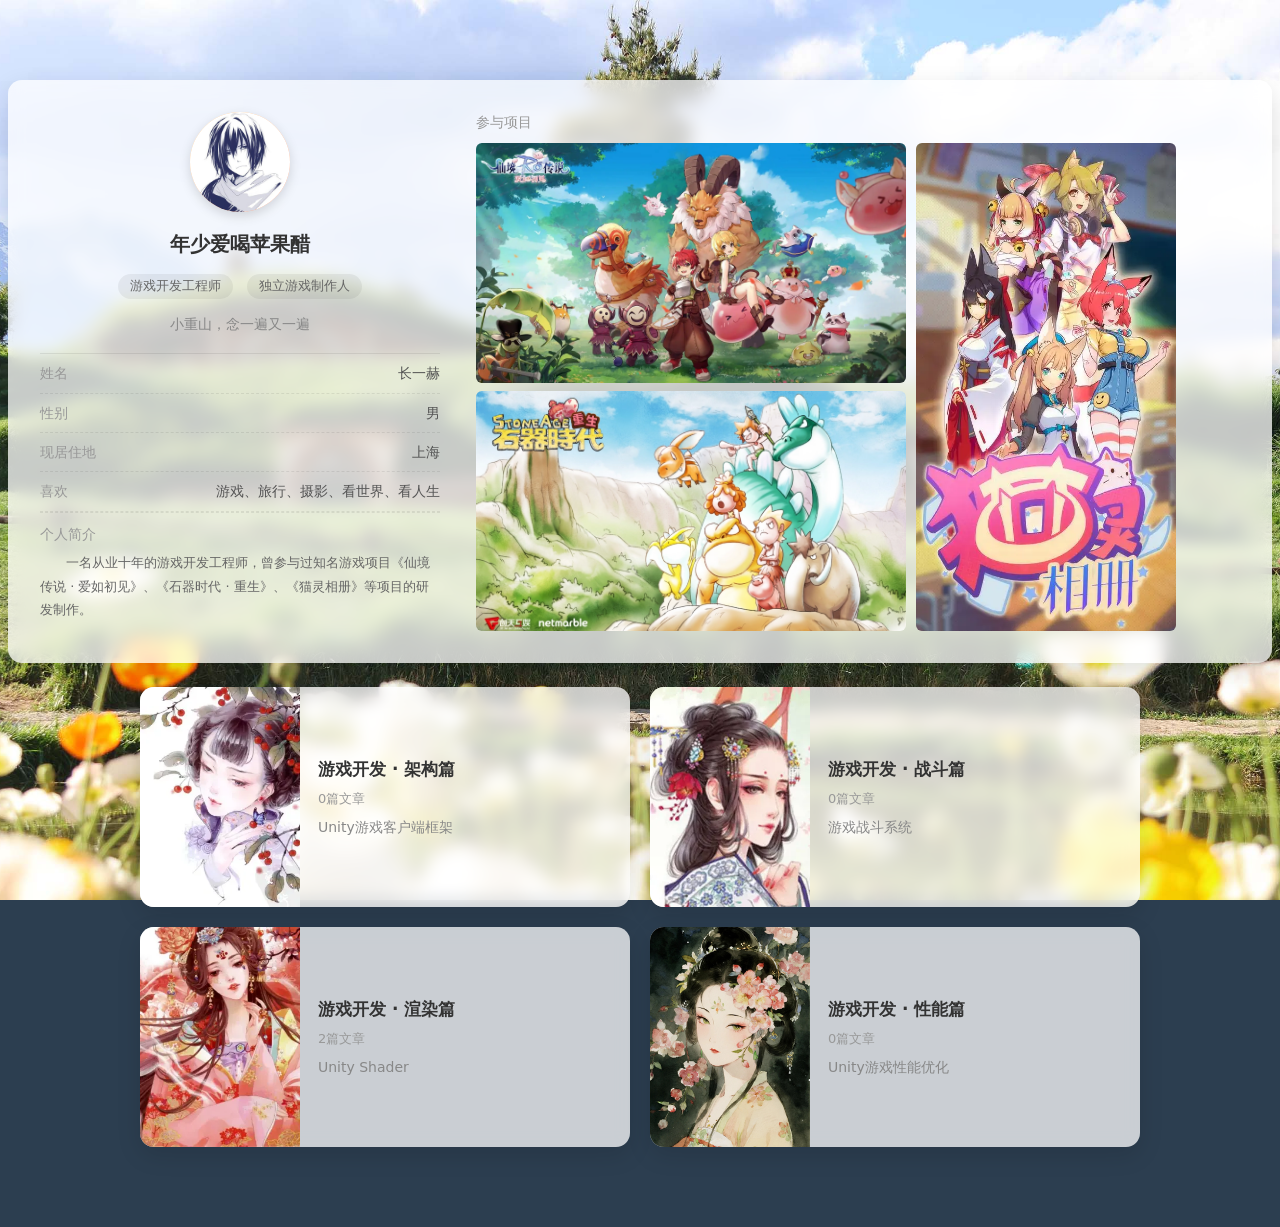
<file: index.html>
<!DOCTYPE html>
<html lang="zh-CN">
<head>
    <meta charset="UTF-8">
    <meta name="viewport" content="width=device-width, initial-scale=1.0">
    <title>我的个人主页</title>
    <link rel="stylesheet" href="css/style.css">
</head>
<body>
    <!-- ========== 你的内容写在这里 ========== -->

    <!-- 主布局：左侧个人介绍 + 中间 items -->
    <div class="layout">

        <!-- 顶部：个人介绍（横向大栏） -->
        <div class="profile card">
            <div class="profile-left">
                <div class="profile-avatar"><img src="images/head_icon.jpg" alt="头像"></div>
                <h2 class="profile-name">年少爱喝苹果醋</h2>
                <div class="profile-tags">
                    <span>游戏开发工程师</span>
                    <span>独立游戏制作人</span>
                </div>
                <p class="profile-motto">小重山，念一遍又一遍</p>
                <ul class="profile-info">
                    <li><span>姓名</span><em>长一赫</em></li>
                    <li><span>性别</span><em>男</em></li>
                    <li><span>现居住地</span><em>上海</em></li>
                    <li><span>喜欢</span><em>游戏、旅行、摄影、看世界、看人生</em></li>
                </ul>
                <div class="profile-intro">
                    <span class="profile-intro-title">个人简介</span>
                    <p class="profile-intro-text">一名从业十年的游戏开发工程师，曾参与过知名游戏项目《仙境传说 · 爱如初见》、《石器时代 · 重生》、《猫灵相册》等项目的研发制作。</p>
                </div>
            </div>
            <div class="profile-projects">
                <span class="profile-project-title">参与项目</span>
                <div class="profile-projects-body">
                    <div class="profile-projects-list">
                        <img src="images/bg/game_ro.png" alt="仙境传说">
                        <img src="images/bg/game_sa.png" alt="石器时代">
                    </div>
                    <img class="project-neko" src="images/bg/game_neko.png" alt="猫灵相册">
                </div>
            </div>
        </div>

        <!-- 中间：items -->
        <main class="items">
            <a class="item card item-link" href="article.html?category=game_framework" data-category="game_framework">
                <div class="item-cover"><img src="images/card_1.png" alt=""></div>
                <div class="item-body">
                    <h3>游戏开发 · 架构篇</h3>
                    <span class="item-count">0篇文章</span>
                    <p>Unity游戏客户端框架</p>
                </div>
            </a>
            <a class="item card item-link" href="article.html?category=game_battle" data-category="game_battle">
                <div class="item-cover"><img src="images/card_2.png" alt=""></div>
                <div class="item-body">
                    <h3>游戏开发 · 战斗篇</h3>
                    <span class="item-count">0篇文章</span>
                    <p>游戏战斗系统</p>
                </div>
            </a>
            <a class="item card item-link" href="article.html?category=game_rendering" data-category="game_rendering">
                <div class="item-cover"><img src="images/card_3.png" alt=""></div>
                <div class="item-body">
                    <h3>游戏开发 · 渲染篇</h3>
                    <span class="item-count">1篇文章</span>
                    <p>Unity Shader</p>
                </div>
            </a>
            <a class="item card item-link" href="article.html?category=game_performance" data-category="game_performance">
                <div class="item-cover"><img src="images/card_4.png" alt=""></div>
                <div class="item-body">
                    <h3>游戏开发 · 性能篇</h3>
                    <span class="item-count">0篇文章</span>
                    <p>Unity游戏性能优化</p>
                </div>
            </a>
        </main>

    </div>

    <script src="js/articles.js"></script>
    <script>
        // 根据文集清单动态更新卡片篇数 + 空文集点击提示
        document.addEventListener('DOMContentLoaded', () => {
            document.querySelectorAll('.item-link').forEach(card => {
                const cat = ARTICLES.find(c => c.id === card.dataset.category);
                const span = card.querySelector('.item-count');
                if (cat && span) span.textContent = cat.files.length + '篇文章';
                // 没有文章的分类：点击不跳转，弹提示
                if (cat && cat.files.length === 0) {
                    card.addEventListener('click', e => {
                        e.preventDefault();
                        showToast('当前文集暂无文章~');
                    });
                }
            });
        });

        // 轻提示
        function showToast(msg) {
            let t = document.querySelector('.toast');
            if (!t) {
                t = document.createElement('div');
                t.className = 'toast';      // 关键：要用类名 .toast 才会套上样式
                document.body.appendChild(t);
            }
            t.textContent = msg;
            t.classList.add('show');
            clearTimeout(t._timer);
            t._timer = setTimeout(() => t.classList.remove('show'), 2000);
        }
    </script>
</body>
</html>
</file>
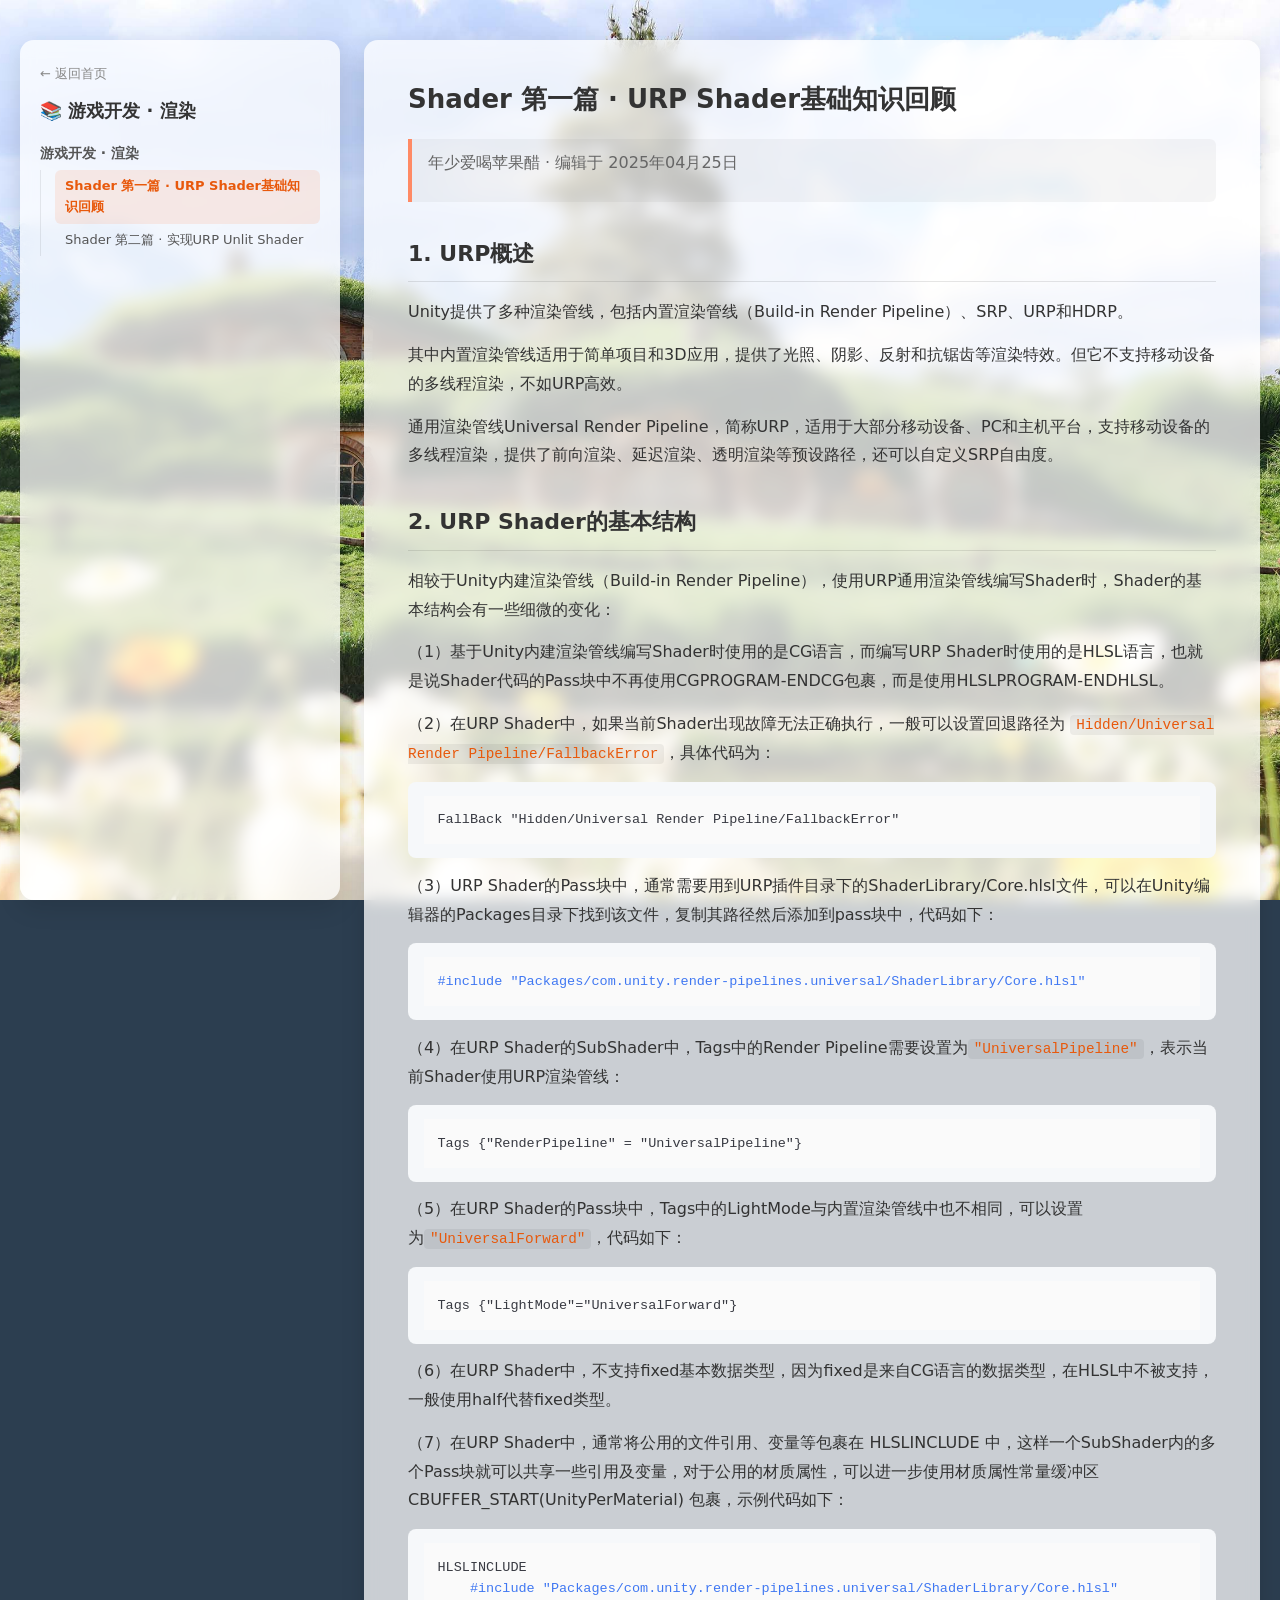
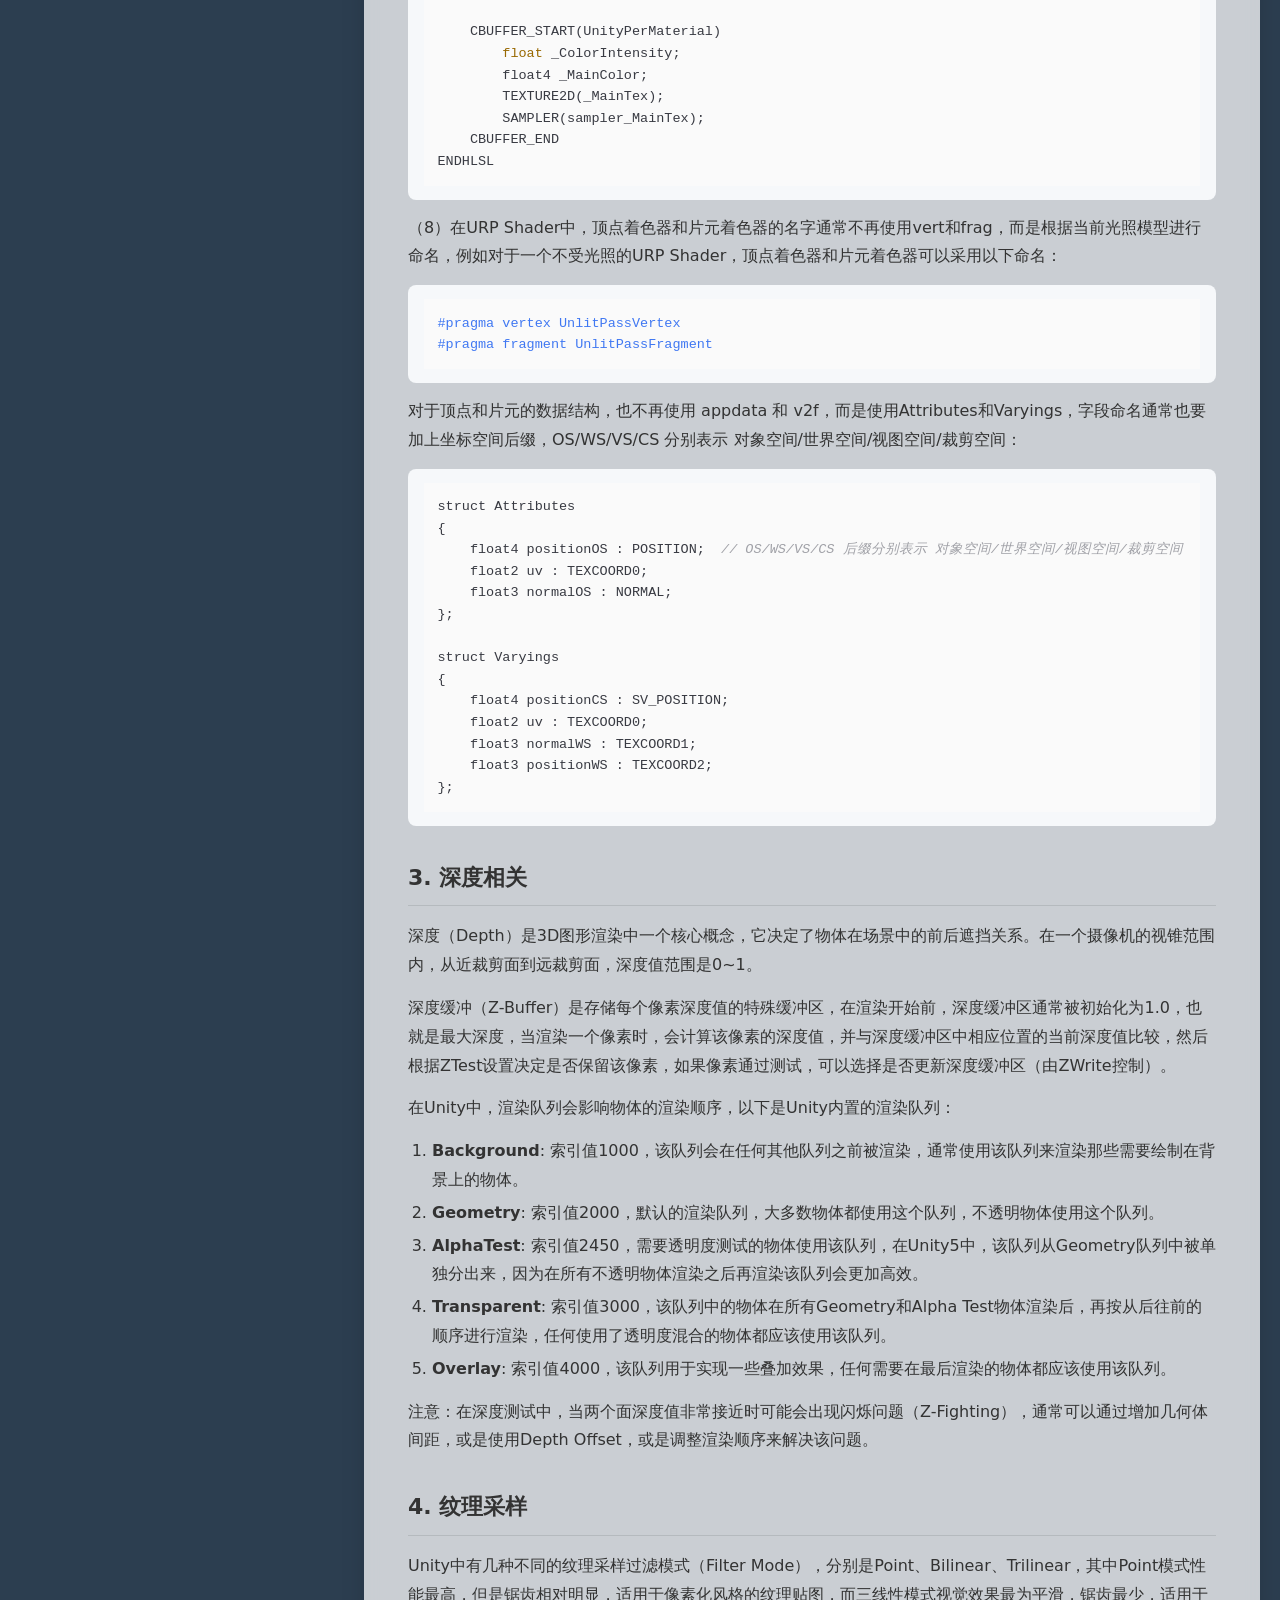
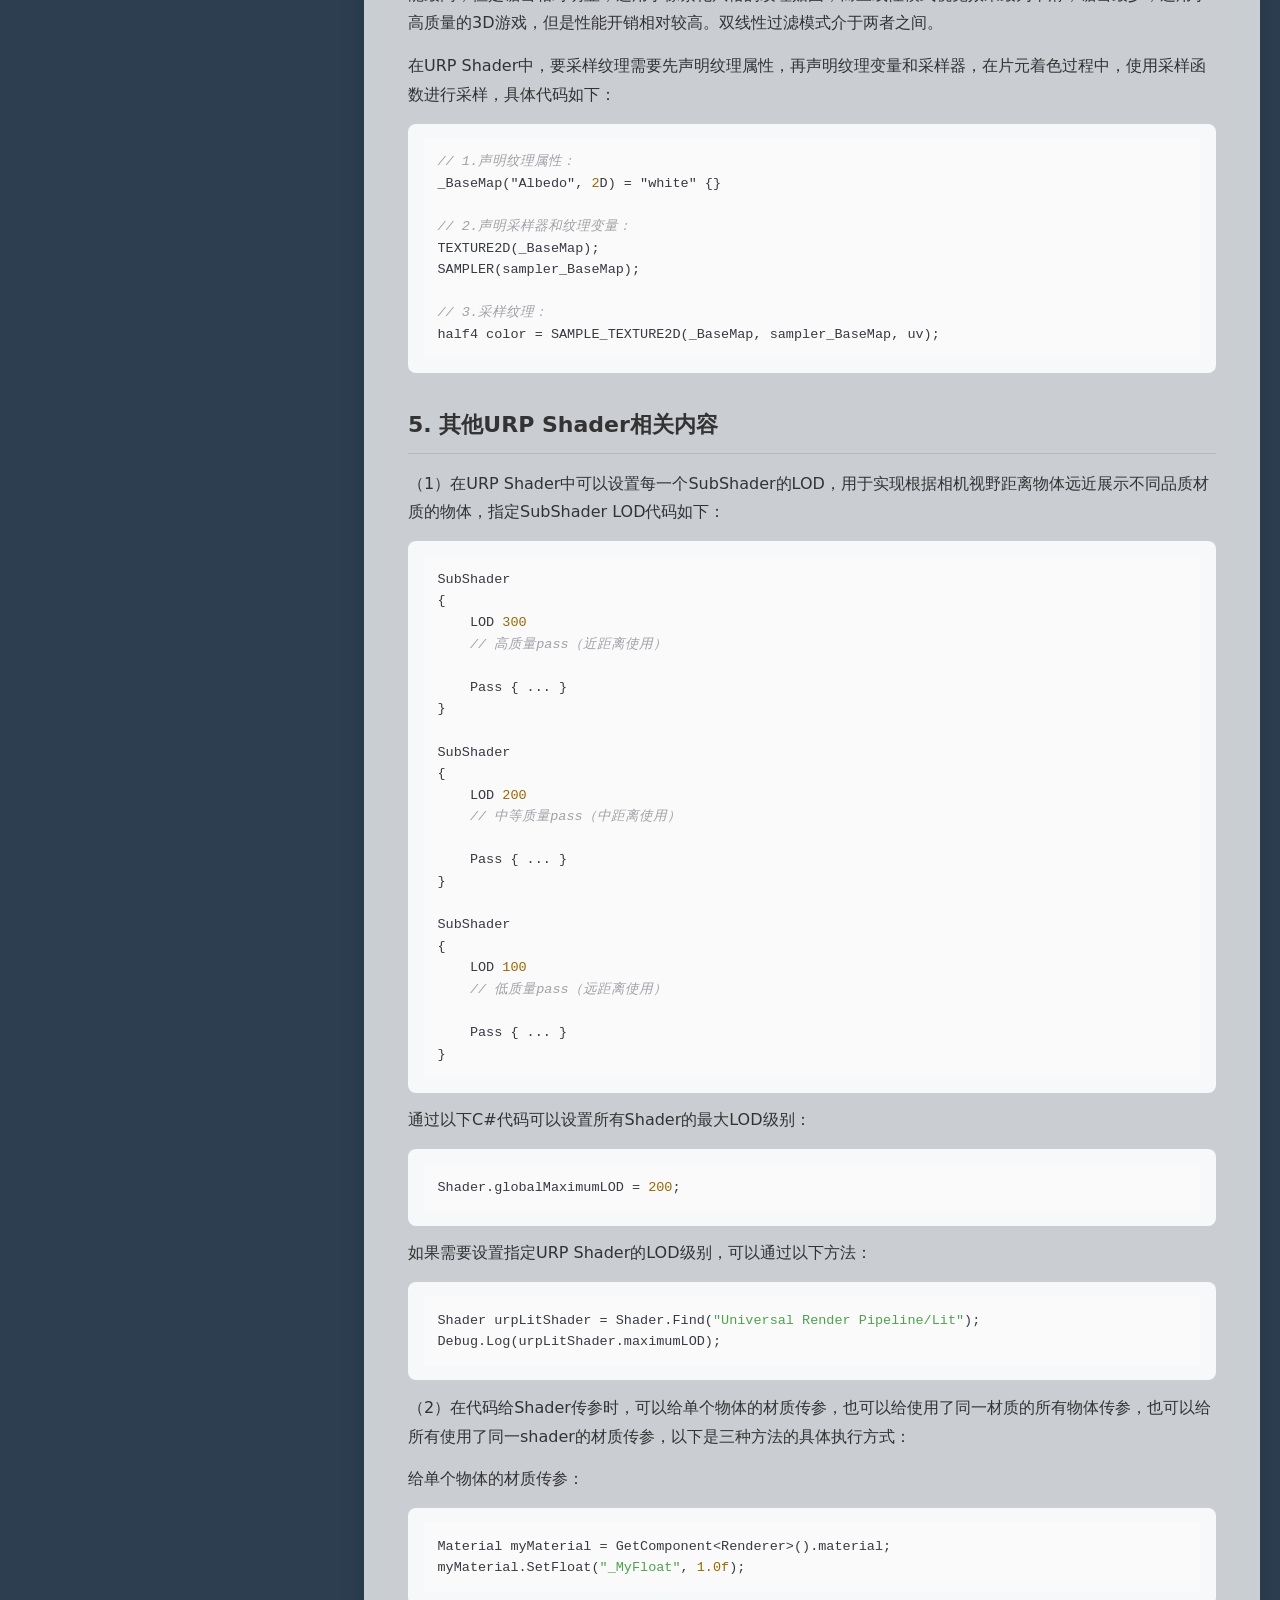
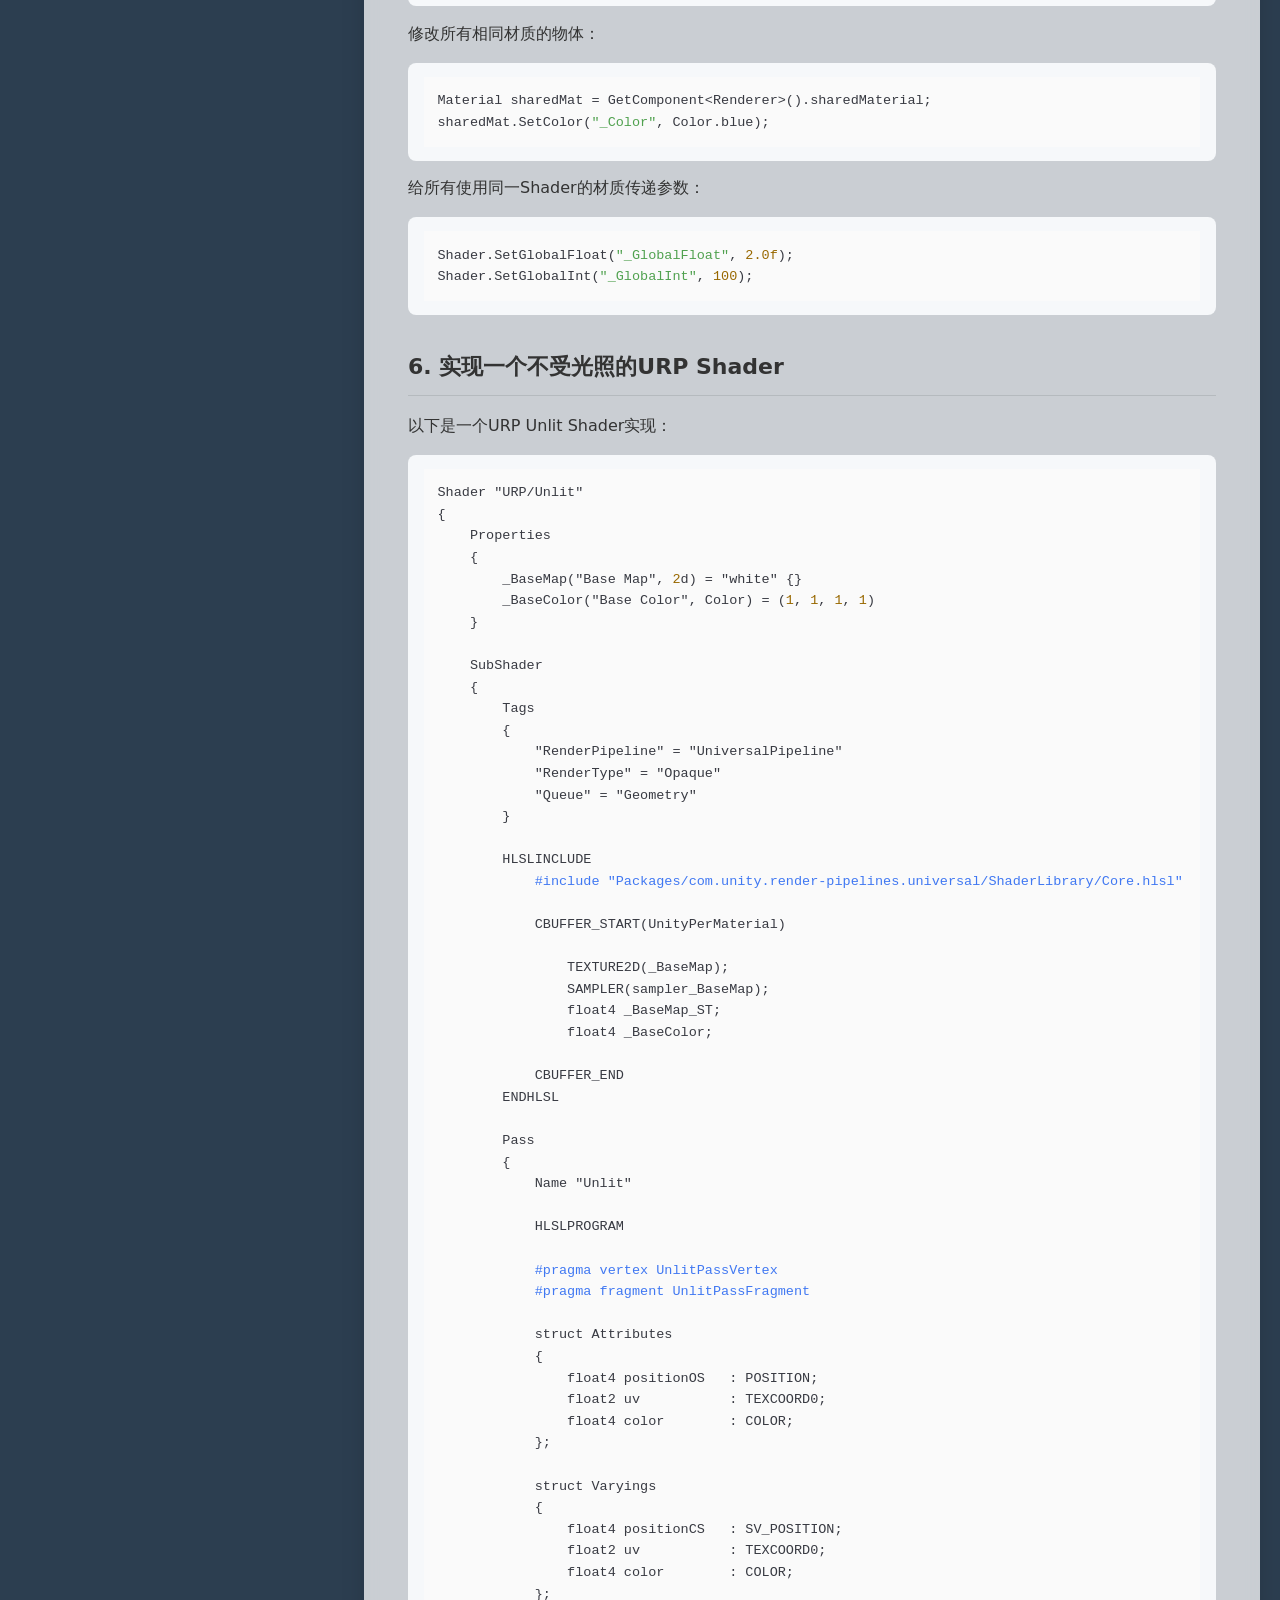
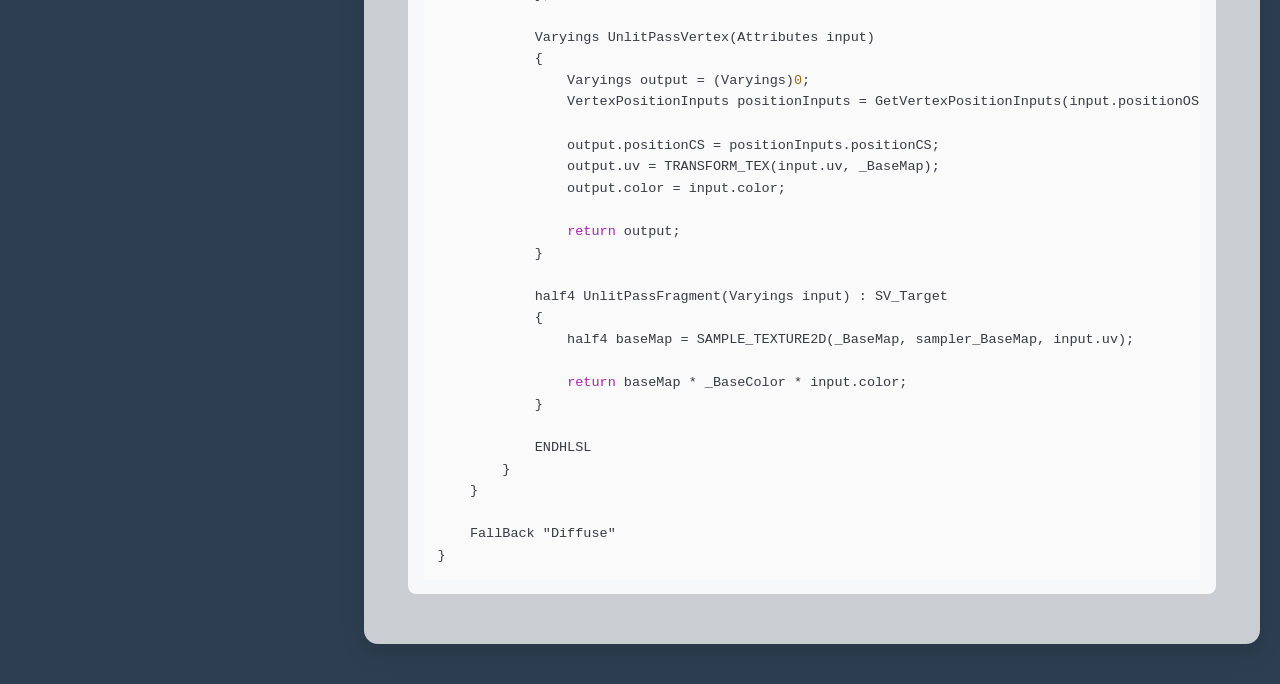
<file: article.html>
<!DOCTYPE html>
<html lang="zh-CN">
<head>
    <meta charset="UTF-8">
    <meta name="viewport" content="width=device-width, initial-scale=1.0">
    <title>文集 · 年少爱喝苹果醋</title>
    <link rel="stylesheet" href="css/style.css">
    <link rel="stylesheet" href="css/highlight.css">
    <link rel="stylesheet" href="css/article.css">
</head>
<body>
    <div class="article-layout">
        <aside class="article-tree card">
            <a class="back-home" href="index.html">← 返回首页</a>
            <h1 class="tree-title" id="tree-title">📚 文集</h1>
            <nav id="tree"></nav>
        </aside>
        <main id="content" class="article-content card"></main>
    </div>

    <script src="js/marked.min.js"></script>
    <script src="js/highlight.min.js"></script>
    <script src="js/glsl.min.js"></script>
    <script src="js/articles.js"></script>
    <script src="js/article.js"></script>
</body>
</html>
</file>
<file: css/style.css>
/* ========== 你的样式写在这里 ========== */

/* 卡片通用样式：半透明白 + 圆角 + 阴影 */
.card {
    background: rgba(255, 255, 255, 0.75);
    border-radius: 14px;
    box-shadow: 0 8px 24px rgba(0, 0, 0, 0.12);
    backdrop-filter: blur(8px);
}

/* 主布局：上下结构，整体居中 */
.layout {
    display: flex;
    flex-direction: column;       /* 上下排 */
    align-items: center;
    gap: 24px;
    min-height: 100vh;
    padding: 80px 40px;
    box-sizing: border-box;
}

/* ===== 个人介绍：横向大栏 ===== */
.profile {
    width: 100%;
    max-width: 1250px;
    display: flex;                /* 左信息 + 右项目图 */
    align-items: flex-start;      /* 贴顶 */
    gap: 36px;
    padding: 32px;
    text-align: left;
}
.profile-left {
    flex: 1;
    min-width: 0;
    max-width: 400px;             /* 左窄 */
    text-align: center;           /* 头像昵称居中，列表/简介自行左对齐 */
}
.profile-avatar {
    width: 100px;
    height: 100px;
    margin: 0 auto 16px;
    border-radius: 50%;
    background: linear-gradient(135deg, #ffd28a, #ff8a65);
    color: #fff;
    font-size: 42px;
    font-weight: 600;
    display: flex;
    align-items: center;
    justify-content: center;
    box-shadow: 0 4px 12px rgba(0, 0, 0, 0.15);
    overflow: hidden;                 /* 裁成圆形 */
}
.profile-avatar img {
    width: 100%;
    height: 100%;
    object-fit: cover;               /* 头像铺满圆形不变形 */
    display: block;
}
.profile-name {
    margin: 0 0 12px;
    font-size: 20px;
}
.profile-tags span {
    display: inline-block;
    margin: 0 4px 14px;
    padding: 2px 12px;
    background: rgba(0, 0, 0, 0.06);
    border-radius: 999px;
    font-size: 13px;
    color: #666;
}
.profile-motto {
    margin: 0 0 18px;
    font-size: 14px;
    color: #888;
}
.profile-info {
    list-style: none;
    margin: 0;
    padding: 0;
    text-align: left;
    border-top: 1px solid rgba(0, 0, 0, 0.08);
}
.profile-info li {
    display: flex;
    justify-content: space-between;
    padding: 8px 0;
    font-size: 14px;
    border-bottom: 1px dashed rgba(0, 0, 0, 0.08);
}
.profile-info li span { color: #999; }
.profile-info li em { color: #555; font-style: normal; }
.profile-intro {
    margin: 0;                                    /* 紧贴上方，不留空行 */
    padding-top: 10px;
    border-top: 1px dashed rgba(0, 0, 0, 0.08);   /* 与上方分隔 */
    text-align: left;
}
.profile-intro-title {
    display: block;
    margin-bottom: 6px;
    font-size: 14px;
    color: #999;              /* 与「喜欢」等标签同色 */
}
.profile-intro-text {
    margin: 0;
    font-size: 13px;
    line-height: 1.8;
    color: #666;
    text-indent: 2em;          /* 首行缩进两个空格 */
}

/* 参与项目图库：在介绍栏右侧，标题独占一行，图片在下 */
.profile-projects {
    display: flex;
    flex-direction: column;    /* 标题一行，图在下面 */
    gap: 10px;
    width: 700px;                 /* 加宽，让 240 高的图完整放下 */
    flex-shrink: 0;
}
.profile-projects-body {
    display: flex;             /* 图片区：ro/sa 一列 + neko 最右 */
    gap: 10px;
}
.profile-project-title {
    flex-shrink: 0;
    font-size: 14px;
    line-height: 1.5;
    color: #999;               /* 与「个人简介」等小标题同色 */
}
.profile-projects-list {
    flex: 1;
    min-width: 0;
    display: flex;
    flex-direction: column;    /* 竖着排列 */
    gap: 8px;
}
.profile-projects-list img {
    width: 100%;
    height: 240px;             /* 高度微调 */
    object-fit: cover;
    border-radius: 6px;
    display: block;
}
.project-neko {                /* 猫灵相册：单独放最右边 */
    width: 260px;
    flex-shrink: 0;
    height: auto;
    border-radius: 6px;
    display: block;
}

/* ===== 中间：items ===== */
.items {
    width: 100%;
    max-width: 1000px;
    display: grid;
    grid-template-columns: repeat(2, 1fr);
    gap: 20px;
}
.item {
    display: flex;            /* 图在左，字在右 */
    overflow: hidden;
}
.item-link,
.item-link h3,
.item-link .item-count,
.item-link p {
    text-decoration: none;    /* 整卡可点击链接，去掉所有下划线 */
}
.item-link {
    color: inherit;
    transition: transform .2s, box-shadow .2s;
}
.item-link:hover {
    transform: translateY(-3px);
    box-shadow: 0 12px 28px rgba(0, 0, 0, 0.18);
}

/* 轻提示 */
.toast {
    position: fixed;
    top: 50%;
    left: 50%;
    transform: translate(-50%, -50%) scale(0.9);
    background: rgba(0, 0, 0, 0.75);
    color: #fff;
    padding: 12px 28px;
    border-radius: 8px;
    font-size: 14px;
    opacity: 0;
    pointer-events: none;
    transition: opacity .25s, transform .25s;
    z-index: 100;
}
.toast.show {
    opacity: 1;
    transform: translate(-50%, -50%) scale(1);
}
.item-cover {
    width: 160px;             /* 左侧图片宽度 */
    flex-shrink: 0;
    overflow: hidden;
}
.item-cover img {
    width: 100%;
    height: auto;            /* 按图片原始比例，卡片高度随图走 */
    display: block;
}
.item-body {
    flex: 1;
    padding: 16px 18px;
    display: flex;
    flex-direction: column;
    justify-content: center;  /* 文字相对图片垂直居中 */
}
.item-body h3 {
    margin: 0 0 6px;
    font-size: 17px;
}
.item-count {
    display: block;
    margin-bottom: 6px;
    font-size: 13px;
    color: #999;               /* 标题下方的小字 */
}
.item-body p {
    margin: 0;
    font-size: 14px;
    color: #888;
}

body {
    font-family: system-ui, -apple-system, "Segoe UI", Arial, sans-serif;
    margin: 0;
    line-height: 1.6;
    color: #333;

    /* 背景图：把图片放到 images/bg/ 目录，命名为 background.jpg；
       url() 是相对本 css 文件的路径，所以是 ../images/bg/ */
    min-height: 100vh;
    background-color: #2c3e50;              /* 图片未加载时的兜底色 */
    background-image: url('../images/bg/background.jpg');
    background-size: cover;                  /* 铺满全屏 */
    background-position: center;             /* 居中 */
    background-repeat: no-repeat;
    background-attachment: fixed;            /* 滚动时背景固定 */
}
</file>
<file: css/highlight.css>
pre code.hljs{display:block;overflow-x:auto;padding:1em}code.hljs{padding:3px 5px}.hljs{color:#383a42;background:#fafafa}.hljs-comment,.hljs-quote{color:#a0a1a7;font-style:italic}.hljs-doctag,.hljs-formula,.hljs-keyword{color:#a626a4}.hljs-deletion,.hljs-name,.hljs-section,.hljs-selector-tag,.hljs-subst{color:#e45649}.hljs-literal{color:#0184bb}.hljs-addition,.hljs-attribute,.hljs-meta .hljs-string,.hljs-regexp,.hljs-string{color:#50a14f}.hljs-attr,.hljs-number,.hljs-selector-attr,.hljs-selector-class,.hljs-selector-pseudo,.hljs-template-variable,.hljs-type,.hljs-variable{color:#986801}.hljs-bullet,.hljs-link,.hljs-meta,.hljs-selector-id,.hljs-symbol,.hljs-title{color:#4078f2}.hljs-built_in,.hljs-class .hljs-title,.hljs-title.class_{color:#c18401}.hljs-emphasis{font-style:italic}.hljs-strong{font-weight:700}.hljs-link{text-decoration:underline}
</file>
<file: css/article.css>
/* ===== 文集子页面：左目录树 + 右文章内容 ===== */

.article-layout {
    display: flex;
    gap: 24px;
    max-width: 1400px;
    margin: 0 auto;
    padding: 40px 20px;
    min-height: 100vh;
    box-sizing: border-box;
}

/* 左侧目录树 */
.article-tree {
    width: 280px;
    flex-shrink: 0;
    padding: 20px;
    position: sticky;
    top: 40px;
    max-height: calc(100vh - 80px);
    overflow-y: auto;
}
.back-home {
    display: inline-block;
    margin-bottom: 12px;
    font-size: 13px;
    color: #888;
    text-decoration: none;
}
.back-home:hover {
    color: #e8590c;
}
.tree-title {
    margin: 0 0 16px;
    font-size: 18px;
}
.tree-root {
    list-style: none;
    margin: 0;
    padding: 0;
}
.tree-cat {
    margin-bottom: 14px;
}
.tree-cat-name {
    display: block;
    font-weight: 600;
    color: #555;
    font-size: 14px;
    margin-bottom: 6px;
}
.tree-files {
    list-style: none;
    margin: 0;
    padding-left: 14px;
    border-left: 1px solid rgba(0, 0, 0, 0.08);
}
.tree-file a {
    display: block;
    padding: 6px 10px;
    font-size: 13px;
    color: #555;
    text-decoration: none;
    border-radius: 6px;
}
.tree-file a:hover {
    background: rgba(0, 0, 0, 0.05);
}
.tree-file a.active {
    background: rgba(255, 140, 90, 0.15);
    color: #e8590c;
    font-weight: 600;
}
.tree-empty {
    font-size: 12px;
    color: #aaa;
    padding: 4px 10px;
}

/* 右侧文章内容 */
.article-content {
    flex: 1;
    min-width: 0;
    padding: 36px 44px;
    line-height: 1.8;
    color: #333;
    overflow-wrap: break-word;
}
.article-content h1 {
    font-size: 26px;
    margin: 0 0 16px;
}
.article-content h2 {
    font-size: 22px;
    border-bottom: 1px solid rgba(0, 0, 0, 0.1);
    padding-bottom: 8px;
    margin: 32px 0 16px;
}
.article-content h3 {
    font-size: 18px;
    margin: 24px 0 12px;
}
.article-content p {
    margin: 0 0 14px;
}
.article-content blockquote {
    margin: 0 0 14px;
    padding: 10px 16px;
    background: rgba(0, 0, 0, 0.04);
    border-left: 4px solid #ff8a65;
    border-radius: 0 6px 6px 0;
    color: #666;
}
.article-content pre {
    background: #f6f8fa;
    border-radius: 8px;
    padding: 14px 16px;
    overflow-x: auto;
    font-size: 13.5px;
    line-height: 1.6;
}
.article-content code {
    font-family: Consolas, "Courier New", monospace;
}
.article-content :not(pre) > code {
    background: rgba(0, 0, 0, 0.06);
    padding: 2px 6px;
    border-radius: 4px;
    font-size: 0.9em;
    color: #e8590c;
}
.article-content ul,
.article-content ol {
    padding-left: 24px;
    margin: 0 0 14px;
}
.article-content li {
    margin: 4px 0;
}
.article-content table {
    border-collapse: collapse;
    margin: 0 0 14px;
}
.article-content th,
.article-content td {
    border: 1px solid rgba(0, 0, 0, 0.12);
    padding: 6px 12px;
}
.article-empty,
.article-error {
    color: #999;
    text-align: center;
    padding: 80px 0;
}
</file>
